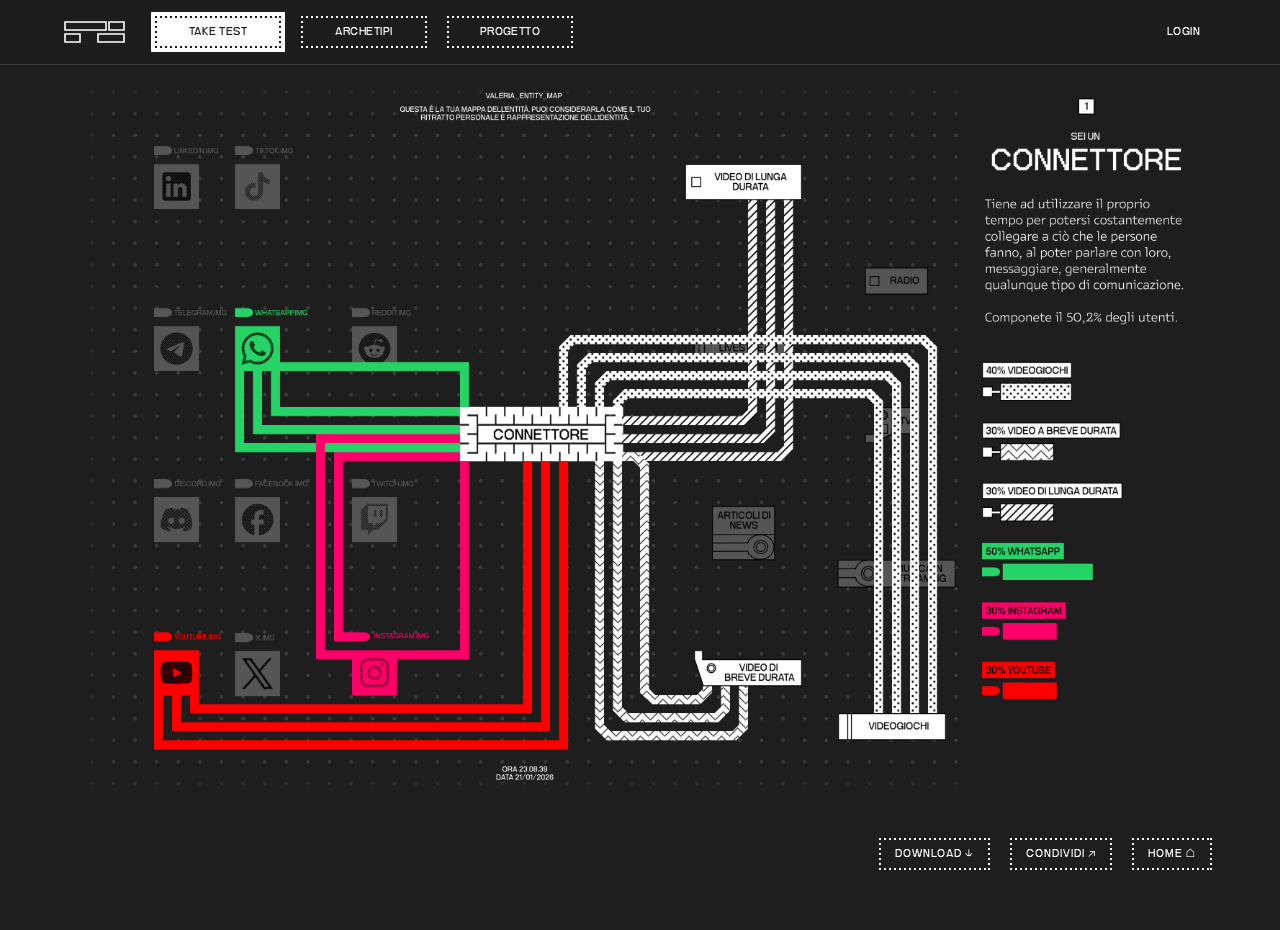
<file: result.html>
<!DOCTYPE html>
<html lang="it">
<head>
<meta charset="UTF-8" />
<meta name="viewport" content="width=device-width, initial-scale=1.0" />
<title>Sei un Connettore — Abstract Entity Atlas</title>
<link rel="stylesheet" href="css/style.css?v=50" />
<style>body{background-image:none;background-color:#1e1e1e}</style>
</head>
<body>

  <header class="nav">
    <div class="nav-inner">
      <a class="nav-logo" href="index.html" aria-label="Abstract Entity Atlas — home">
        <svg class="aea-logo" viewBox="0 0 61 22" width="61" height="22" fill="none" xmlns="http://www.w3.org/2000/svg" aria-hidden="true">
          <rect class="r1" x="1"  y="1"  width="41" height="8" pathLength="100"/>
          <rect class="r2" x="45" y="1"  width="15" height="8" pathLength="100"/>
          <rect class="r3" x="1"  y="13" width="15" height="8" pathLength="100"/>
          <rect class="r4" x="34" y="13" width="26" height="8" pathLength="100"/>
        </svg>
      </a>
      <nav class="nav-tabs">
        <a href="quiz.html"><span>Take test</span></a>
        <a href="index.html#archetipi"><span>Archetipi</span></a>
        <a href="index.html#progetto"><span>Progetto</span></a>
      </nav>
      <span class="nav-spacer"></span>
      <a class="nav-login" href="#">Login</a>
      <button class="nav-burger" id="burger" aria-label="Menu" aria-expanded="false">
        <span></span><span></span><span></span>
      </button>
    </div>
    <nav class="nav-mobile" id="navMobile">
      <a href="quiz.html">Take test</a>
      <a href="index.html#archetipi">Archetipi</a>
      <a href="index.html#progetto">Progetto</a>
      <a href="#">Login</a>
    </nav>
  </header>

  <main class="result-page">
    <figure class="result-figure">
      <img id="resImg" class="d-only" src="assets/img/res-connettore.png?v=5" alt="Il tuo risultato — Abstract Entity Atlas" />
      <img id="resImgMobile" class="m-only" src="assets/img/res-connettore-m-top.png?v=5" alt="Il tuo risultato — Abstract Entity Atlas" />
    </figure>
    <div class="result-actions">
      <button class="btn-tick" id="downloadBtn">Download ↓</button>
      <button class="btn-tick" id="shareBtn">Condividi ↗</button>
      <a class="btn-tick" href="index.html">Home ⌂</a>
    </div>
    <img id="resFootMobile" class="m-only result-foot" src="assets/img/res-connettore-m-foot.png" alt="" />
  </main>

  <script>
    const burger = document.getElementById('burger');
    const menu = document.getElementById('navMobile');
    burger.addEventListener('click', () => {
      const open = menu.classList.toggle('open');
      burger.setAttribute('aria-expanded', open);
    });

    /* archetype results from Figma !Esempi Archetipi */
    const ARCHETYPES = {
      connettore:   { img: 'res-connettore.png',   name: 'Connettore'   },
      intrattenuto: { img: 'res-intrattenuto.png', name: 'Intrattenuto' },
      aggiornato:   { img: 'res-aggiornato.png',   name: 'Aggiornato'   },
      lavoratore:   { img: 'res-lavoratore.png',   name: 'Lavoratore'   },
      spettatore:   { img: 'res-spettatore.png',   name: 'Spettatore'   },
      consumatore:  { img: 'res-consumatore.png',  name: 'Consumatore'  },
      tifoso:       { img: 'res-tifoso.png',        name: 'Tifoso'       },
      fan:          { img: 'res-fan.png',           name: 'Fan'          }
    };
    const key = (new URLSearchParams(location.search).get('a') || 'connettore').toLowerCase();
    const arch = ARCHETYPES[key] || ARCHETYPES.connettore;
    const base = key in ARCHETYPES ? key : 'connettore';
    document.getElementById('resImg').src = 'assets/img/' + arch.img + '?v=3';
    document.getElementById('resImg').alt = 'Sei un ' + arch.name;
    document.getElementById('resImgMobile').src = 'assets/img/res-' + base + '-m-top.png?v=5';
    document.getElementById('resImgMobile').alt = 'Sei un ' + arch.name;
    document.getElementById('resFootMobile').src = 'assets/img/res-' + base + '-m-foot.png?v=5';
    document.title = arch.name + ' — Abstract Entity Atlas';

    document.getElementById('downloadBtn').addEventListener('click', () => {
      const a = document.createElement('a');
      a.href = 'assets/img/' + arch.img;
      a.download = 'abstract-entity-atlas-' + key + '.png';
      a.click();
    });
    document.getElementById('shareBtn').addEventListener('click', async () => {
      const url = window.location.href;
      if (navigator.share) {
        try { await navigator.share({ title: 'Sono un ' + arch.name, url }); } catch (e) {}
      } else {
        try { await navigator.clipboard.writeText(url); alert('Link copiato negli appunti'); }
        catch (e) { alert(url); }
      }
    });
  </script>
</body>
</html>
</file>
<file: css/style.css>
/* ============================================================
   ABSTRACT ENTITY ATLAS — Vittoria Fornari · Tesi
   Design system & shared styles
   ============================================================ */

/* ---------- Fonts ---------- */
@font-face {
  font-family: "PP NeueBit";
  src: url("../fonts/PPNeueBit-Bold.otf") format("opentype");
  font-weight: 700;
  font-display: swap;
}
@font-face {
  font-family: "Bakemono Text";
  src: url("../fonts/Bakemono-Text-Light.ttf") format("truetype");
  font-weight: 300;
  font-display: swap;
}

/* ---------- Design tokens ---------- */
:root {
  --bg: #1e1e1e;
  --black: #000000;
  --white: #ffffff;
  --grey: #949494;

  /* social brand colours (from Figma variables) */
  --reddit:   #ff4500;
  --whatsapp: #25d366;
  --telegram: #0084ff;
  --tiktok:   #00f2ea;
  --linkedin: #0072b1;
  --twitch:   #9146ff;
  --discord:  #5865f2;
  --facebook: #1877f2;
  --x:        #f1f1f1;
  --youtube:  #ff0000;
  --instagram:#ff0069;

  --font-display: "PP NeueBit", "Bakemono Text", monospace;
  --font-body: "Bakemono Text", monospace;

  --maxw: 1280px;
  --gutter: clamp(18px, 5vw, 64px);
}

/* ---------- Reset ---------- */
*, *::before, *::after { box-sizing: border-box; }
html { -webkit-text-size-adjust: 100%; scroll-behavior: smooth; }
body {
  margin: 0;
  background-color: var(--bg);
  background-image: radial-gradient(rgba(255,255,255,0.11) 1px, transparent 1.4px);
  background-size: 26px 26px;
  color: var(--white);
  font-family: var(--font-body);
  font-weight: 300;
  letter-spacing: -0.01em;
  line-height: 1.2;
  -webkit-font-smoothing: antialiased;
  min-height: 100vh;
}
img { max-width: 100%; display: block; }
a { color: inherit; text-decoration: none; }
button { font-family: inherit; color: inherit; cursor: pointer; }
ul { margin: 0; padding: 0; list-style: none; }

/* ---------- Typography helpers ---------- */
.display {
  font-family: var(--font-display);
  font-weight: 700;
  letter-spacing: -0.02em;
  line-height: 1.05;
  text-transform: uppercase;
}
.section-title {
  font-family: var(--font-display);
  font-weight: 700;
  font-size: clamp(44px, 8vw, 78px);
  line-height: 1.1;
  letter-spacing: -0.02em;
  text-transform: uppercase;
  text-align: center;
  margin: 0 0 22px;
}
.body-text {
  font-family: var(--font-body);
  font-size: clamp(14px, 1.6vw, 16px);
  line-height: 1.45;
  text-align: center;
  color: #efefef;
  max-width: 52ch;
  margin: 0 auto;
  text-wrap: balance;   /* even line lengths, no short orphan last line */
}
.hero-caption, .desc, .ac-desc, .start .sub, .cta .lead { text-wrap: balance; }
.eyebrow {
  font-family: var(--font-display);
  font-weight: 700;
  letter-spacing: 0.04em;
  text-transform: uppercase;
}

/* ---------- Layout ---------- */
.wrap {
  width: 100%;
  max-width: var(--maxw);
  margin: 0 auto;
  padding-inline: var(--gutter);
}
.section { position: relative; padding-block: clamp(60px, 11vw, 130px); }

/* ============================================================
   NAVBAR
   ============================================================ */
.nav {
  position: sticky;
  top: 0;
  z-index: 50;
  width: 100%;
  background: rgba(30,30,30,0.82);
  backdrop-filter: blur(6px);
  border-bottom: 1px solid rgba(255,255,255,0.12);
}
.nav-inner {
  max-width: var(--maxw);
  margin: 0 auto;
  height: 64px;
  padding-inline: var(--gutter);
  display: flex;
  align-items: center;
  gap: 18px;
}
.nav-logo {
  display: flex;
  align-items: center;
  flex-shrink: 0;
}
/* vector AEA mark */
.aea-logo {
  display: block;
  width: 61px;
  height: 22px;
  overflow: visible;
  transition: transform .35s cubic-bezier(.16,1,.3,1);
}
.aea-logo rect {
  fill: var(--white);
  fill-opacity: 0;
  stroke: var(--white);
  stroke-width: 1.6;
  stroke-dasharray: 100;
  stroke-dashoffset: 0;          /* fully drawn at rest */
  transition: fill-opacity .25s ease;
}
/* hover: outlines re-draw sequentially (circuit powering up), then fill */
.nav-logo:hover .aea-logo { transform: scale(1.06); }
.nav-logo:hover .aea-logo rect {
  animation: aeaDraw .5s cubic-bezier(.16,1,.3,1) both;
}
.nav-logo:hover .aea-logo .r1 { animation-delay: 0s;    }
.nav-logo:hover .aea-logo .r2 { animation-delay: .10s;  }
.nav-logo:hover .aea-logo .r3 { animation-delay: .20s;  }
.nav-logo:hover .aea-logo .r4 { animation-delay: .30s;  }
/* brief fill flash once all four are drawn */
.nav-logo:hover .aea-logo rect { fill-opacity: 1; transition-delay: .42s; }

@keyframes aeaDraw {
  0%   { stroke-dashoffset: 100; }
  100% { stroke-dashoffset: 0;   }
}
@media (prefers-reduced-motion: reduce) {
  .nav-logo:hover .aea-logo rect { animation: none; }
}
.nav-tabs {
  display: flex;
  align-items: center;
  gap: 12px;
  margin-left: 8px;
}
.nav-tabs a {
  box-sizing: border-box;
  position: relative;
  height: 40px;
  min-width: 134px;
  padding: 0 18px;
  display: flex;
  align-items: center;
  justify-content: center;
  font-family: var(--font-display);
  font-size: 16px;
  letter-spacing: 0.03em;
  text-transform: uppercase;
  color: var(--white);
  background: transparent;
  transition: background .2s ease, color .2s ease;
}
.nav-tabs a span { position: relative; z-index: 1; display: block; }

/* default: square-dotted frame (currentColor → inverts with the text) */
.nav-tabs a::before {
  content: '';
  position: absolute;
  inset: 4px;
  pointer-events: none;
  background:
    repeating-linear-gradient(90deg,  currentColor 0 2px, transparent 2px 5px) top    / 100% 2px no-repeat,
    repeating-linear-gradient(90deg,  currentColor 0 2px, transparent 2px 5px) bottom / 100% 2px no-repeat,
    repeating-linear-gradient(180deg, currentColor 0 2px, transparent 2px 5px) left   / 2px 100% no-repeat,
    repeating-linear-gradient(180deg, currentColor 0 2px, transparent 2px 5px) right  / 2px 100% no-repeat;
}

/* Take Test (first tab) — inverted as a CTA: white fill, dark text + dark dotted border */
.nav-tabs a:first-child {
  background: var(--white);
  color: var(--bg);
}

/* click / current page → white fill with dark text */
.nav-tabs a:active,
.nav-tabs a.active {
  background: var(--white);
  color: var(--bg);
}

/* HOVER → stays dark, white text, dense white "barcode" tick frame + corner blocks */
.nav-tabs a:hover::before {
  inset: 3px;
  background:
    repeating-linear-gradient(90deg,  currentColor 0 1px, transparent 1px 4px) top    / 100% 6px no-repeat,
    repeating-linear-gradient(90deg,  currentColor 0 1px, transparent 1px 4px) bottom / 100% 6px no-repeat,
    repeating-linear-gradient(0deg,   currentColor 0 1px, transparent 1px 4px) left   / 6px 100% no-repeat,
    repeating-linear-gradient(0deg,   currentColor 0 1px, transparent 1px 4px) right  / 6px 100% no-repeat;
}
.nav-tabs a:hover::after {
  content: '';
  position: absolute;
  inset: 3px;
  pointer-events: none;
  background:
    linear-gradient(currentColor, currentColor) top left     / 9px 9px no-repeat,
    linear-gradient(currentColor, currentColor) top right    / 9px 9px no-repeat,
    linear-gradient(currentColor, currentColor) bottom left  / 9px 9px no-repeat,
    linear-gradient(currentColor, currentColor) bottom right / 9px 9px no-repeat;
}

/* CLICK / current page → clean solid border */
.nav-tabs a:active::before,
.nav-tabs a.active::before {
  inset: 3px;
  background: none;
  border: 2px solid currentColor;
}
.nav-spacer { flex: 1; }
.nav-login {
  font-family: var(--font-display);
  font-size: 16px;
  letter-spacing: 0.05em;
  text-transform: uppercase;
  padding: 6px 14px;
  border: 1.5px solid transparent;
}
.nav-login:hover { border-color: var(--white); }

.nav-burger {
  display: none;
  width: 40px; height: 34px;
  border: 1.5px solid var(--white);
  background: transparent;
  padding: 0;
  flex-direction: column;
  justify-content: center;
  align-items: center;
  gap: 4px;
}
.nav-burger span {
  width: 20px; height: 2px;
  background: var(--white);
  display: block;
  transition: transform .3s cubic-bezier(.16,1,.3,1), opacity .2s ease;
}
/* burger → X when open */
.nav-burger[aria-expanded="true"] span:nth-child(1) { transform: translateY(6px) rotate(45deg); }
.nav-burger[aria-expanded="true"] span:nth-child(2) { opacity: 0; }
.nav-burger[aria-expanded="true"] span:nth-child(3) { transform: translateY(-6px) rotate(-45deg); }

/* mobile menu panel — animated open/close */
.nav-mobile {
  display: none;
  flex-direction: column;
  overflow: hidden;
  max-height: 0;
  opacity: 0;
  background: rgba(18,18,18,0.98);
  transition: max-height .4s cubic-bezier(.16,1,.3,1), opacity .3s ease;
}
.nav-mobile.open {
  max-height: 360px;
  opacity: 1;
  border-top: 1px solid rgba(255,255,255,0.12);
}
.nav-mobile a {
  font-family: var(--font-display);
  font-size: 22px;
  text-transform: uppercase;
  letter-spacing: 0.04em;
  padding: 16px var(--gutter);
  border-bottom: 1px solid rgba(255,255,255,0.1);
  /* slide+fade each item in */
  opacity: 0;
  transform: translateY(-10px);
  transition: opacity .3s ease, transform .35s cubic-bezier(.16,1,.3,1);
}
.nav-mobile.open a { opacity: 1; transform: none; }
.nav-mobile.open a:nth-child(1) { transition-delay: .06s; }
.nav-mobile.open a:nth-child(2) { transition-delay: .12s; }
.nav-mobile.open a:nth-child(3) { transition-delay: .18s; }
.nav-mobile.open a:nth-child(4) { transition-delay: .24s; }
/* Take Test (first item) inverted: white fill, dark text */
.nav-mobile a:first-child { background: var(--white); color: var(--bg); }

/* ============================================================
   BUTTONS — Figma-accurate animations
   ============================================================ */

/* ── TAKE THE TEST (big CTA) ──────────────────────────────── */
/* Default: barcode frame, light inner, dark text
   Hover:   frame stays, inner INVERTS to dark bg + white text
   Active:  collapses to solid dark                            */
.btn-take {
  display: inline-block;
  padding: 9px;
  background: repeating-linear-gradient(90deg, #ffffff 0 2px, #7a7a7a 2px 4px);
  border: 0;
  cursor: pointer;
  transition: background .25s ease;
}
.btn-take .inner {
  display: block;
  background: #ededed;
  color: #141414;
  font-family: var(--font-display);
  font-size: clamp(40px, 7vw, 64px);
  letter-spacing: 0.01em;
  text-transform: uppercase;
  padding: 6px 48px 2px;
  border: 1px solid #141414;
  line-height: 1.1;
  transition: background .25s cubic-bezier(.16,1,.3,1),
              color .25s cubic-bezier(.16,1,.3,1),
              border-color .25s;
}
/* hover → invert */
.btn-take:hover .inner {
  background: var(--black);
  color: var(--white);
  border-color: var(--white);
}
/* active/press → collapse to solid */
.btn-take:active {
  background: var(--black);
  padding: 9px;
}
.btn-take:active .inner {
  background: var(--black);
  color: var(--white);
  border-color: transparent;
}

/* ── SMALL BUTTONS (quiz / sidebar / ac-back) ─────────────── */
/* Default: 2px dashed border (Figma: border-2 border-dashed)
   Hover:   border grows to 5px — gives 3D-lift look
   Press:   white wipe sweeps left→right, inverts text color   */
/* same language as the navbar buttons, kept in dark mode (no white fill):
   default dotted frame → hover barcode tick frame + corner blocks → click solid border */
.btn-tick {
  position: relative;
  display: inline-flex;
  align-items: center;
  justify-content: center;
  gap: 8px;
  min-height: 40px;
  background: transparent;
  color: var(--white);
  font-family: var(--font-display);
  font-size: 16px;
  letter-spacing: 0.06em;
  text-transform: uppercase;
  padding: 9px 20px;
  border: 0;
  cursor: pointer;
  transition: opacity .15s;
}
/* default: square-dotted frame */
.btn-tick::before {
  content: '';
  position: absolute;
  inset: 4px;
  pointer-events: none;
  background:
    repeating-linear-gradient(90deg,  currentColor 0 2px, transparent 2px 5px) top    / 100% 2px no-repeat,
    repeating-linear-gradient(90deg,  currentColor 0 2px, transparent 2px 5px) bottom / 100% 2px no-repeat,
    repeating-linear-gradient(180deg, currentColor 0 2px, transparent 2px 5px) left   / 2px 100% no-repeat,
    repeating-linear-gradient(180deg, currentColor 0 2px, transparent 2px 5px) right  / 2px 100% no-repeat;
}
/* hover: barcode tick frame + solid corner blocks */
.btn-tick:hover::before {
  inset: 3px;
  background:
    repeating-linear-gradient(90deg, currentColor 0 1px, transparent 1px 4px) top    / 100% 6px no-repeat,
    repeating-linear-gradient(90deg, currentColor 0 1px, transparent 1px 4px) bottom / 100% 6px no-repeat,
    repeating-linear-gradient(0deg,  currentColor 0 1px, transparent 1px 4px) left   / 6px 100% no-repeat,
    repeating-linear-gradient(0deg,  currentColor 0 1px, transparent 1px 4px) right  / 6px 100% no-repeat;
}
.btn-tick:hover::after {
  content: '';
  position: absolute;
  inset: 3px;
  pointer-events: none;
  background:
    linear-gradient(currentColor, currentColor) top left     / 9px 9px no-repeat,
    linear-gradient(currentColor, currentColor) top right    / 9px 9px no-repeat,
    linear-gradient(currentColor, currentColor) bottom left  / 9px 9px no-repeat,
    linear-gradient(currentColor, currentColor) bottom right / 9px 9px no-repeat;
}
/* click: clean solid border */
.btn-tick:active::before {
  inset: 3px;
  background: none;
  border: 2px solid currentColor;
}
.btn-tick[disabled] { opacity: 0.3; cursor: not-allowed; }
/* primary action (e.g. quiz "Prossima") → inverted: white fill, dark text + frame */
.btn-tick.primary { background: var(--white); color: var(--bg); }

/* ============================================================
   HOMEPAGE
   ============================================================ */
.deco {
  position: absolute;
  pointer-events: none;
  opacity: 0.9;
  z-index: 0;
}
.section > .wrap { position: relative; z-index: 2; }

/* scroll-reveal: traces "draw in" from their anchored edge.
   clip-path only (no transform) so centering transforms aren't disturbed */
.deco-l { opacity: 0; clip-path: inset(0 100% 0 0); }
.deco-r { opacity: 0; clip-path: inset(0 0 0 100%); }
.deco-l.in, .deco-r.in {
  opacity: 0.9;
  clip-path: inset(0 0 0 0);
  transition: clip-path 1s cubic-bezier(.16,1,.3,1), opacity .7s ease;
}
@media (prefers-reduced-motion: reduce) {
  .deco-l, .deco-r { opacity: 0.9; clip-path: none; }
}

/* HERO */
.hero {
  text-align: center;
  min-height: calc(100vh - 64px);
  display: flex;
  flex-direction: column;
  align-items: center;
  justify-content: center;
  padding-block: 0;
  position: relative;
}
/* hero logo — appears with one smooth motion on load */
.hero-logo { width: 257px; height: auto; margin: 0 auto 22px; display: block; opacity: 0; }
.hero-logo.revealed { animation: logoAppear .85s cubic-bezier(.16,1,.3,1) forwards; }
@keyframes logoAppear {
  from { opacity: 0; transform: translateY(12px) scale(.97); }
  to   { opacity: 1; transform: none; }
}
@media (prefers-reduced-motion: reduce) {
  .hero-logo { opacity: 1; }
  .hero-logo.revealed { animation: none; }
}
.hero-caption {
  font-family: var(--font-body);
  font-size: clamp(13px, 1.4vw, 15px);
  color: #cfcfcf;
  letter-spacing: 0.01em;
  max-width: 36ch;
  margin: 0 auto;
  line-height: 1.4;
}
.hero .deco-l { top: 50%; left: 0; transform: translateY(-50%); width: calc(50vw - 289px); }
.hero .deco-r { top: 50%; right: 0; transform: translateY(-50%); width: calc(50vw - 289px); }

/* scroll hint */
.scroll-hint {
  position: absolute;
  bottom: 28px;
  left: var(--gutter);
  display: flex;
  align-items: center;
  gap: 8px;
  opacity: 0.7;
}
.scroll-label {
  font-family: var(--font-display);
  font-size: 13px;
  letter-spacing: 0.08em;
  text-transform: uppercase;
}
.scroll-box {
  display: inline-block;
  width: 12px;
  height: 12px;
  border: 1.5px solid var(--white);
}

/* generic centered intro */
.intro .deco-l { top: 50%; left: 0; transform: translateY(-50%); width: min(540px, 42vw); }
.intro .deco-r { top: 50%; right: 0; transform: translateY(-50%); width: min(555px, 43vw); }

/* ARCHETIPI */
.archetipi { overflow-x: hidden; }
.archetipi-grid {
  display: grid;
  grid-template-columns: 1fr minmax(280px, 460px) 1fr;
  align-items: center;
  gap: clamp(16px, 3vw, 48px);
}
.tag-col { display: flex; flex-direction: column; gap: 22px; }
.tag-col img { width: 100%; max-width: 290px; display: block; }
.tag-col.left  { align-items: flex-start; }
.tag-col.right { align-items: flex-end; }
.archetipi-center { text-align: center; }

/* tag-item: wrapper that draws the side trace line */
.tag-item { position: relative; }

/* left tags: 10px white line extends from tag's left edge to viewport left edge */
.tag-col.left .tag-item::before {
  content: '';
  position: absolute;
  top: 50%;
  right: 100%;
  /* grows out from the tag toward the edge on scroll */
  transform: translateY(-50%) scaleX(0);
  transform-origin: right center;
  transition: transform .8s cubic-bezier(.16,1,.3,1);
  height: 10px;
  width: 100vw;
  background: var(--white);
  pointer-events: none;
}

/* right tags: 10px white line extends from tag's right edge to viewport right edge */
.tag-col.right .tag-item::after {
  content: '';
  position: absolute;
  top: 50%;
  left: 100%;
  transform: translateY(-50%) scaleX(0);
  transform-origin: left center;
  transition: transform .8s cubic-bezier(.16,1,.3,1);
  height: 10px;
  width: 100vw;
  background: var(--white);
  pointer-events: none;
}

/* reveal when the archetipi section scrolls into view (staggered) */
.archetipi.in .tag-col.left  .tag-item::before,
.archetipi.in .tag-col.right .tag-item::after { transform: translateY(-50%) scaleX(1); }
.archetipi .tag-col .tag-item:nth-child(2)::before,
.archetipi .tag-col .tag-item:nth-child(2)::after { transition-delay: .08s; }
.archetipi .tag-col .tag-item:nth-child(3)::before,
.archetipi .tag-col .tag-item:nth-child(3)::after { transition-delay: .16s; }
.archetipi .tag-col .tag-item:nth-child(4)::before,
.archetipi .tag-col .tag-item:nth-child(4)::after { transition-delay: .24s; }
@media (prefers-reduced-motion: reduce) {
  .tag-col.left .tag-item::before,
  .tag-col.right .tag-item::after { transform: translateY(-50%) scaleX(1); }
}

/* archetipi side trace lines — pure CSS, stop at the tag's outer side */

/* IL PROGETTO */
.progetto .deco-l { top: 64px; left: 0; width: min(340px, 27vw); }
.progetto .deco-r { top: 64px; right: 0; width: min(340px, 27vw); }
.progetto-text { display: flex; flex-direction: column; gap: 18px; margin-bottom: 48px; }
.photos {
  display: flex;
  flex-direction: row;
  gap: 20px;
  overflow-x: auto;
  overflow-y: hidden;
  scroll-snap-type: x mandatory;
  -webkit-overflow-scrolling: touch;
  padding-bottom: 14px;
  /* hide scrollbar on webkit but keep functional */
  scrollbar-width: thin;
  scrollbar-color: rgba(255,255,255,0.3) transparent;
}
.photos::-webkit-scrollbar { height: 4px; }
.photos::-webkit-scrollbar-track { background: transparent; }
.photos::-webkit-scrollbar-thumb { background: rgba(255,255,255,0.3); }
.photos img {
  flex: none;
  width: 580px;
  height: 360px;
  object-fit: cover;
  object-position: center;
  border: 1px solid rgba(255,255,255,0.15);
  scroll-snap-align: start;
}

/* TAKE TEST footer */
.cta { text-align: center; }
.cta .lead {
  font-family: var(--font-body);
  font-size: clamp(14px, 1.6vw, 16px);
  color: #e7e7e7;
  margin-bottom: 26px;
}
.cta .btn-take { margin-bottom: 26px; }

/* footer */
.foot {
  border-top: 1px solid rgba(255,255,255,0.12);
  padding: 26px var(--gutter);
  text-align: center;
  font-size: 12px;
  letter-spacing: 0.04em;
  color: #9a9a9a;
}

/* ============================================================
   QUIZ
   ============================================================ */
.quiz-stage {
  min-height: calc(100vh - 64px);
  display: flex;
  align-items: center;
  justify-content: center;
  padding: clamp(28px, 6vw, 70px) var(--gutter);
}
.quiz-card { width: 100%; max-width: 760px; }

/* start screen */
.start { text-align: center; }
.start .top-note {
  font-size: clamp(14px, 1.7vw, 17px);
  color: #e7e7e7;
  margin-bottom: 30px;
}
.start .btn-take { margin-bottom: 30px; }
.start .sub { font-size: clamp(13px, 1.5vw, 15px); color: #cfcfcf; max-width: 38ch; margin: 0 auto; }

/* question head */
.q-head {
  display: flex;
  align-items: flex-start;
  gap: 22px;
  margin-bottom: 18px;
}
.q-num {
  font-family: var(--font-display);
  font-size: clamp(30px, 5vw, 42px);
  letter-spacing: -0.01em;
  white-space: nowrap;
  padding-right: 22px;
  border-right: 1.5px solid var(--white);
  line-height: 1;
}
.q-text {
  font-family: var(--font-body);
  font-size: clamp(14px, 1.7vw, 16px);
  line-height: 1.35;
  padding-top: 4px;
}
.q-note { display: block; margin-top: 8px; color: #b9b9b9; font-size: 0.85em; letter-spacing: 0.04em; }

/* progress */
.q-progress {
  height: 6px;
  width: 100%;                       /* full width of the question box above */
  background: rgba(255,255,255,0.14);
  margin: 0 0 30px 0;
  overflow: hidden;
}
.q-progress-fill {
  display: block;
  height: 100%;
  background: var(--white);
  transition: width .35s ease;
}

/* options box */
.q-options {
  border: 1.5px solid var(--white);
  padding: 6px 20px;
  margin-bottom: 34px;
}
.opt {
  display: flex;
  align-items: center;
  gap: 14px;
  padding: 11px 4px;
  border-bottom: 1px solid rgba(255,255,255,0.28);
  cursor: pointer;
  font-size: clamp(13px, 1.5vw, 15px);
  user-select: none;
  transition: color .12s;
}
.q-options .opt:last-child { border-bottom: 0; }
.opt:hover { color: #fff; }
.opt .box {
  flex: none;
  width: 18px; height: 18px;
  border: 1.5px solid var(--white);
  position: relative;
}
.opt.checked .box::after {
  content: "";
  position: absolute;
  inset: 3px;
  background: var(--white);
}
.opt.checked { color: #fff; }
.opt.disabled { opacity: 0.4; cursor: not-allowed; }

.q-actions { display: flex; justify-content: space-between; align-items: center; gap: 14px; }
.q-actions .spacer { flex: 1; }

/* ============================================================
   RESULT
   ============================================================ */
.result {
  display: grid;
  grid-template-columns: minmax(0, 1fr) minmax(290px, 360px);
  gap: clamp(20px, 3vw, 46px);
  max-width: 1320px;
  margin: 0 auto;
  padding: clamp(20px, 3vw, 40px) var(--gutter) 60px;
  align-items: start;
}
.map-wrap {
  border: 1px solid rgba(255,255,255,0.18);
  background: #141414;
  overflow: auto;
}
.map-wrap img { width: 100%; min-width: 680px; }

.panel { position: relative; padding-top: 6px; }
.panel .num {
  position: absolute; top: 0; right: 0;
  width: 30px; height: 30px;
  border: 1.5px solid var(--white);
  display: flex; align-items: center; justify-content: center;
  font-family: var(--font-display); font-size: 16px;
}
.panel .sei {
  font-family: var(--font-display);
  letter-spacing: 0.18em;
  text-transform: uppercase;
  font-size: 14px;
  color: #cfcfcf;
}
.panel h1 {
  font-family: var(--font-display);
  font-weight: 700;
  font-size: clamp(40px, 5vw, 56px);
  text-transform: uppercase;
  letter-spacing: -0.01em;
  margin: 2px 0 18px;
  line-height: 1;
}
.panel .desc { font-size: 14px; line-height: 1.5; color: #e9e9e9; }
.panel .pop { font-size: 14px; line-height: 1.5; margin: 16px 0 26px; }

/* result stat bars — recreated from Figma:
   filled label highlight + left cap + patterned (media) / solid (social) bar, no track */
.stats { display: flex; flex-direction: column; gap: 18px; margin-bottom: 30px; }
.stat .lbl {
  display: inline-block;
  font-family: var(--font-display);
  font-size: 13px;
  letter-spacing: 0.03em;
  text-transform: uppercase;
  color: var(--bg);
  background: var(--white);
  padding: 2px 9px;
  margin-bottom: 9px;
}
.stat.fb .lbl { background: var(--facebook); }
.stat.rd .lbl { background: var(--reddit); }
.stat.yt .lbl { background: var(--youtube); }

.barrow { display: flex; align-items: stretch; gap: 7px; height: 20px; }
.barrow .cap { flex: none; width: 13px; }
.barrow .bar { height: 100%; }

/* media: white plug/connector cap + white-outlined bar filled with a pattern */
.stat.media .cap {
  width: 28px;
  background: url("data:image/svg+xml,%3Csvg xmlns='http://www.w3.org/2000/svg' viewBox='0 0 28 20' preserveAspectRatio='none' width='28' height='20'%3E%3Crect x='1.3' y='1.3' width='15.4' height='17.4' fill='none' stroke='%23ffffff' stroke-width='2.4'/%3E%3Crect x='16' y='8.3' width='12' height='3.4' fill='%23ffffff'/%3E%3C/svg%3E") left center / 28px 20px no-repeat;
}
.stat.media .bar {
  border: 2px solid var(--white);
  background-color: transparent;
  background-repeat: repeat;
}
.stat.media.x .bar {
  background-image:
    repeating-linear-gradient(45deg,  #fff 0 2px, transparent 2px 9px),
    repeating-linear-gradient(-45deg, #fff 0 2px, transparent 2px 9px);
}
.stat.media.dot .bar {
  background-image: radial-gradient(#fff 1.4px, transparent 1.7px);
  background-size: 7px 7px;
}
.stat.media.zig .bar {
  background-image: url("data:image/svg+xml,%3Csvg xmlns='http://www.w3.org/2000/svg' viewBox='0 0 12 20' preserveAspectRatio='none' width='12' height='20'%3E%3Cpath d='M0 4 L6 16 L12 4' fill='none' stroke='%23ffffff' stroke-width='2'/%3E%3C/svg%3E");
  background-size: 12px 100%;
  background-repeat: repeat-x;
}

/* social: solid colour cap + bar (rounded ends) */
.stat.fb .cap, .stat.fb .bar { background: var(--facebook); }
.stat.rd .cap, .stat.rd .bar { background: var(--reddit); }
.stat.yt .cap, .stat.yt .bar { background: var(--youtube); }
.stat.fb .cap, .stat.rd .cap, .stat.yt .cap { border-radius: 9999px 0 0 9999px; }
/* rounded right end (capsule), flat left */
.stat.fb .bar, .stat.rd .bar, .stat.yt .bar { border-radius: 0 9999px 9999px 0; }

.panel-actions { display: flex; gap: 10px; flex-wrap: wrap; }
.panel-actions .btn-tick { font-size: 13px; padding: 7px 13px; }

/* ── archetype result page (full exported image + our buttons) ── */
.result-page {
  max-width: 1720px;
  margin: 0 auto;
  padding: 0 var(--gutter) 56px;   /* flush to navbar */
}
.result-figure {
  margin: 0 auto;
  border: 0;
  background: #1e1e1e;
  overflow-x: auto;            /* scroll on narrow screens, image stays legible */
  display: flex;
  justify-content: center;
}
.result-figure img {
  display: block;
  width: 100%;
  max-width: 1600px;           /* native is 2560 → still crisp when enlarged */
  min-width: 900px;
  image-rendering: -webkit-optimize-contrast;
}
.result-actions {
  display: flex;
  gap: 12px;
  justify-content: flex-end;
  flex-wrap: wrap;
  margin-top: 20px;
}
/* desktop shows the wide image; mobile parts hidden */
.result-figure .m-only,
.result-foot.m-only { display: none; }

.map-meta { display: none; }

/* ============================================================
   ARCHETYPE — inline center detail
   ============================================================ */
.archetipi { position: relative; }

/* ── tag items ── */
.tag-item {
  transition: transform .4s cubic-bezier(.16,1,.3,1),
              filter .3s ease,
              opacity .4s ease;
  will-change: transform, opacity;
  cursor: pointer;
}
.tag-item:hover { transform: scale(1.05); filter: brightness(1.2); }
.tag-item:active { transform: scale(0.97); }
.tag-item.is-hidden { display: none; }

/* clicked tag dissolves gently */
.tag-item.is-leaving {
  opacity: 0;
  transform: scale(0.75);
  transition: transform .4s cubic-bezier(.4,0,.2,1),
              opacity .35s ease;
  pointer-events: none;
}

/* remaining tags fade back while center shows */
.archetipi-grid.is-selecting .tag-item:not(.is-leaving):not(.is-hidden) {
  opacity: 0.35;
  transition: opacity .35s ease;
}

/* ── intro panel ── */
.ac-intro {
  transition: opacity .35s cubic-bezier(.4,0,.2,1),
              transform .35s cubic-bezier(.4,0,.2,1);
}
.ac-intro.fade-out {
  opacity: 0;
  transform: translateY(-12px);
  pointer-events: none;
}
.ac-intro .ac-hint {
  margin-top: 16px;
  font-family: var(--font-display);
  font-size: 13px;
  letter-spacing: 0.08em;
  text-transform: uppercase;
  color: #888;
}

/* ── detail panel ── */
.ac-detail {
  display: flex;
  flex-direction: column;
  align-items: center;
  text-align: center;
}
.ac-detail[hidden] { display: none; }

/* each child enters with a staggered upward fade */
.ac-detail.show > * {
  opacity: 0;
  animation: acRise .55s cubic-bezier(.16,1,.3,1) forwards;
}
.ac-detail.show .ac-tag  { animation-delay: .05s; }
.ac-detail.show .ac-desc { animation-delay: .18s; }
.ac-detail.show .ac-pop  { animation-delay: .26s; }
.ac-detail.show .ac-back { animation-delay: .36s; }

@keyframes acRise {
  from { opacity: 0; transform: translateY(18px); }
  to   { opacity: 1; transform: translateY(0);    }
}

/* tag enters with a gentle spring pop */
.ac-detail.show .ac-tag {
  animation: acPop .6s cubic-bezier(.34,1.28,.64,1) .05s forwards;
}
@keyframes acPop {
  0%   { opacity: 0; transform: scale(.78); }
  70%  { opacity: 1; transform: scale(1.03); }
  100% { opacity: 1; transform: scale(1);    }
}

.ac-tag {
  width: min(300px, 80%);
  margin: 0 auto 24px;
  display: block;
}

.ac-desc {
  font-family: var(--font-body);
  font-size: clamp(14px, 1.5vw, 16px);
  line-height: 1.5;
  color: #eef2f8;
  max-width: 42ch;
  margin: 0 auto 14px;
}
.ac-pop {
  font-size: 14px;
  color: #b9b9b9;
  margin: 0 0 26px;
}

/* ac-back inherits all .btn-tick animation; just nudge size */
.ac-back { font-size: 13px; padding: 8px 16px; }

/* ============================================================
   RESPONSIVE
   ============================================================ */
@media (max-width: 900px) {
  .nav-tabs, .nav-login { display: none; }
  .nav-burger { display: flex; }
  .nav-mobile { display: flex; }   /* enabled on mobile (collapsed via max-height) */

  .intro .deco-l, .intro .deco-r,
  .progetto .deco-l, .progetto .deco-r { display: none; }

  /* HERO mobile: full (uncut) PCB traces anchored to the sides, top & bottom.
     Hero is made taller so there's clear room between the traces and the logo. */
  .hero { overflow: hidden; min-height: 1040px; }
  .hero .deco-l, .hero .deco-r {
    display: block;
    transform: none;
    left: 0;
    right: 0;
    width: 100%;
    height: auto;             /* keep full artwork, no cropping */
  }
  .hero .deco-r { top: 0; bottom: auto; }       /* "quad": chip on left edge */
  .hero .deco-l { bottom: 0; top: auto; }       /* "penta": chip on right edge */
  .hero-logo { width: 210px; }
  .scroll-hint { display: none; }

  /* ARCHETIPI mobile: title on top, two tag columns below with side traces */
  .archetipi { overflow-x: hidden; }
  .archetipi-grid {
    grid-template-columns: 1fr 1fr;
    grid-template-areas:
      "center center"
      "left right";
    gap: 30px 14px;
    align-items: start;
  }
  .archetipi-center { grid-area: center; }
  .tag-col.left  { grid-area: left;  align-items: flex-start; flex-direction: column; gap: 30px; }
  .tag-col.right { grid-area: right; align-items: flex-end;   flex-direction: column; gap: 30px; }
  .tag-col img { width: 100%; max-width: none; }

  .photos img { width: 80vw; height: 260px; }

  .result { grid-template-columns: 1fr; }
  .panel { order: 2; }
  .map-wrap { order: 1; }
  .panel .num { position: static; margin-bottom: 10px; }

  /* RESULT mobile: use the dedicated mobile frames (top image + buttons + footer) */
  .result-page { padding: 0 0 36px; }
  .result-figure {
    border: 0;
    background: transparent;
    overflow: visible;
    display: block;
  }
  .result-figure .d-only { display: none; }
  .result-figure .m-only,
  .result-foot.m-only { display: block; }
  #resImgMobile {
    width: 100%;
    min-width: 0;
    max-width: 430px;
    margin: 0 auto;
  }
  .result-actions {
    justify-content: center;
    max-width: 430px;
    margin: 16px auto;
    padding-inline: var(--gutter);
  }
  .result-foot {
    width: 100%;
    max-width: 430px;
    margin: 0 auto;
  }
}

@media (max-width: 480px) {
  .btn-take .inner { padding: 6px 26px 2px; }
  .q-head { gap: 14px; }
  .q-options { padding: 4px 14px; }
  .tag-col img { width: 100%; }
}
</file>
